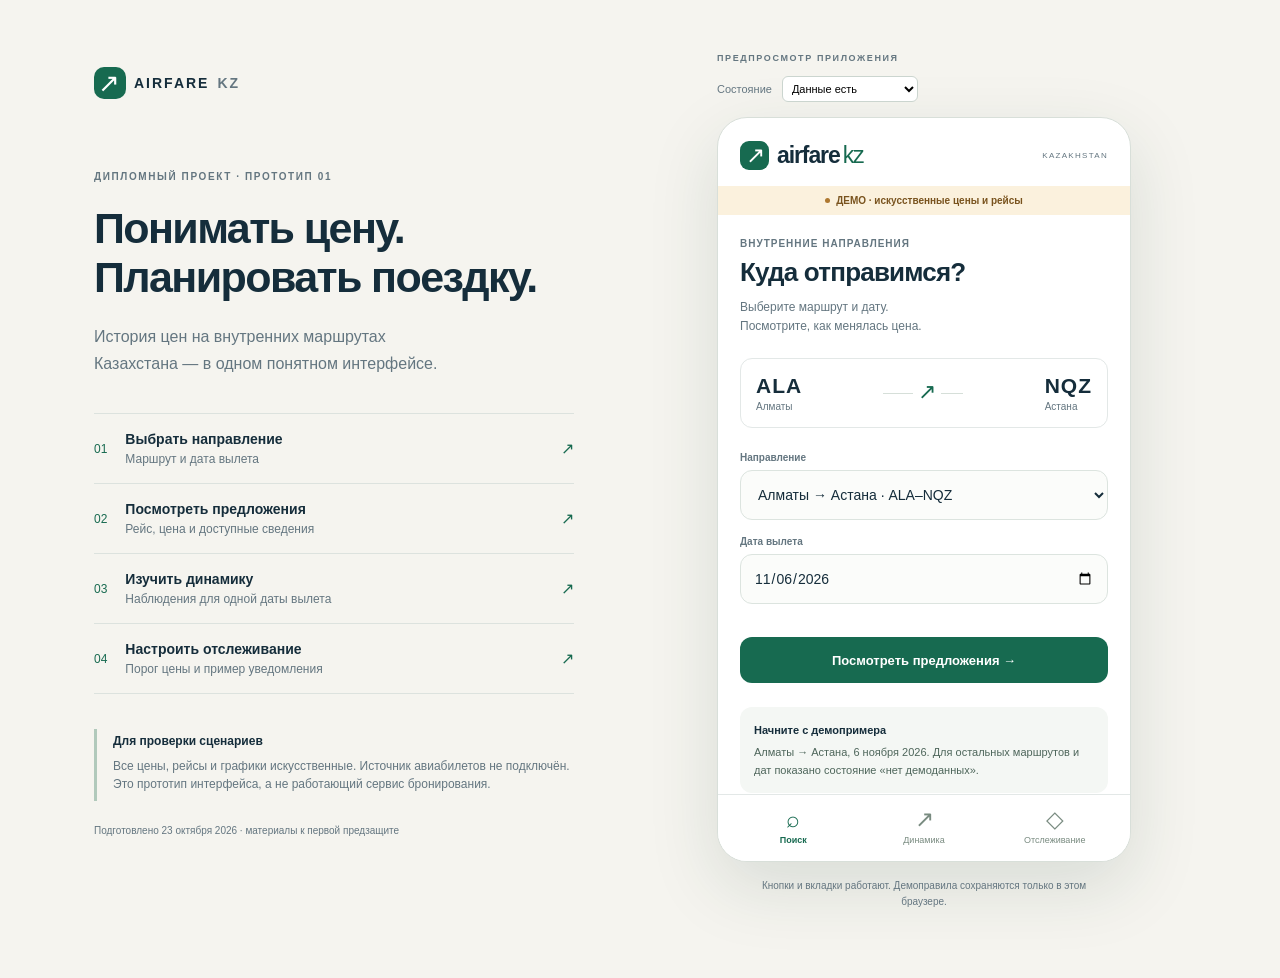
<file: docs/prototype/index.html>
<!doctype html>
<html lang="ru">
<head>
  <meta charset="utf-8">
  <meta name="viewport" content="width=device-width, initial-scale=1">
  <meta name="color-scheme" content="light">
  <meta http-equiv="Content-Security-Policy" content="default-src 'self'; script-src 'self'; style-src 'self'; img-src 'self' data:; connect-src 'none'; object-src 'none'; base-uri 'none'; form-action 'none'">
  <title>Airfare KZ — кликабельный прототип</title>
  <link rel="stylesheet" href="styles.css">
  <script src="app.js" defer></script>
</head>
<body>
  <main class="workspace">
    <aside class="presentation" aria-label="Описание прототипа">
      <a class="wordmark" href="#search"><span class="brand-icon">↗</span> AIRFARE <span class="muted">KZ</span></a>
      <div class="eyebrow">ДИПЛОМНЫЙ ПРОЕКТ · ПРОТОТИП 01</div>
      <h1>Понимать цену.<br>Планировать поездку.</h1>
      <p class="intro">История цен на внутренних маршрутах Казахстана — в одном понятном интерфейсе.</p>
      <div class="scenario-list" aria-label="Сценарии для просмотра">
        <button type="button" data-action="restart"><span>01</span><div>Выбрать направление<small>Маршрут и дата вылета</small></div><b>↗</b></button>
        <button type="button" data-action="demo-offers"><span>02</span><div>Посмотреть предложения<small>Рейс, цена и доступные сведения</small></div><b>↗</b></button>
        <button type="button" data-action="demo-history"><span>03</span><div>Изучить динамику<small>Наблюдения для одной даты вылета</small></div><b>↗</b></button>
        <button type="button" data-action="demo-track"><span>04</span><div>Настроить отслеживание<small>Порог цены и пример уведомления</small></div><b>↗</b></button>
      </div>
      <div class="review-note"><strong>Для проверки сценариев</strong><p>Все цены, рейсы и графики искусственные. Источник авиабилетов не подключён. Это прототип интерфейса, а не работающий сервис бронирования.</p></div>
      <p class="caption">Подготовлено 23 октября 2026 · материалы к первой предзащите</p>
    </aside>
    <section class="preview" aria-label="Мобильный прототип">
      <div class="preview-toolbar"><span class="eyebrow">ПРЕДПРОСМОТР ПРИЛОЖЕНИЯ</span><label for="demo-state">Состояние</label><select id="demo-state" aria-label="Состояние"><option value="ready">Данные есть</option><option value="empty">Нет данных</option><option value="error">Ошибка</option><option value="loading">Загрузка</option><option value="stale">Устаревшие данные</option></select></div>
      <div class="phone">
        <header class="phone-header"><a href="#search" class="app-brand" aria-label="Airfare KZ, поиск"><span class="brand-icon">↗</span><span>airfare<span class="brand-kz">kz</span></span></a><span class="region-badge">KAZAKHSTAN</span></header>
        <div class="demo-banner"><span class="demo-dot"></span> ДЕМО · искусственные цены и рейсы</div>
        <div id="screen" class="screen" tabindex="-1"></div>
        <nav class="bottom-nav" aria-label="Разделы приложения">
          <a href="#search" data-nav="search"><span aria-hidden="true">⌕</span>Поиск</a>
          <a href="#history" data-nav="history"><span aria-hidden="true">↗</span>Динамика</a>
          <a href="#tracking" data-nav="tracking"><span aria-hidden="true">◇</span>Отслеживание</a>
        </nav>
      </div>
      <p class="preview-hint">Кнопки и вкладки работают. Демоправила сохраняются только в этом браузере.</p>
    </section>
  </main>
  <div id="toast" role="status" class="toast" hidden></div>
</body>
</html>
</file>
<file: docs/prototype/styles.css>
:root {
  --ink:#152d3b;
  --muted:#647680;
  --green:#176a50;
  --green-light:#eaf5ef;
  --paper:#f5f4ef;
  --line:#e3e8e7;
  --orange:#90622e;
  --orange-light:#fbf1dd;
  --red:#ac4040;
  --white:#fff;
  font-family:Inter,"Segoe UI",Arial,sans-serif;
  color:var(--ink);
  background:var(--paper);
  font-synthesis:none
}
* {
  box-sizing:border-box
}
body {
  margin:0
}
button,input,select {
  font:inherit
}
button,a,input,select {
  -webkit-tap-highlight-color:transparent
}
button,a {
  touch-action:manipulation
}
button {
  cursor:pointer
}
a {
  color:inherit;
  text-decoration:none
}
button:focus-visible,a:focus-visible,input:focus-visible,select:focus-visible {
  outline:3px solid #328667;
  outline-offset:3px
}
button:disabled {
  cursor:wait;
  opacity:.65
}
button:active {
  transform:translateY(1px)
}
[hidden] {
  display:none!important
}
.muted {
  color:var(--muted)
}
.workspace {
  display:grid;
  grid-template-columns:minmax(300px,480px) minmax(420px,520px);
  gap:90px;
  max-width:1160px;
  margin:auto;
  padding:52px 34px;
  align-items:start
}
.presentation {
  padding-top:15px
}
.wordmark {
  display:flex;
  align-items:center;
  gap:8px;
  font-size:14px;
  font-weight:800;
  letter-spacing:2px;
  margin-bottom:70px
}
.brand-icon {
  display:grid;
  place-items:center;
  width:32px;
  height:32px;
  background:var(--green);
  color:white;
  border-radius:10px;
  font-size:26px;
  line-height:1;
  font-weight:400
}
.eyebrow {
  font-size:10px;
  line-height:1.5;
  letter-spacing:1.6px;
  color:var(--muted);
  font-weight:700
}
h1 {
  font-size:43px;
  line-height:1.15;
  letter-spacing:-1.6px;
  font-weight:650;
  margin:20px 0
}
.intro {
  font-size:16px;
  color:var(--muted);
  line-height:1.7;
  max-width:375px
}
.scenario-list {
  margin-top:36px
}
.scenario-list button {
  width:100%;
  display:flex;
  align-items:center;
  gap:18px;
  text-align:left;
  border:0;
  border-top:1px solid #dce2de;
  padding:17px 0;
  background:none;
  color:var(--ink)
}
.scenario-list button:last-child {
  border-bottom:1px solid #dce2de
}
.scenario-list button>span {
  font-size:12px;
  color:var(--green)
}
.scenario-list button>div {
  flex:1;
  font-size:14px;
  font-weight:600
}
.scenario-list small {
  display:block;
  margin-top:5px;
  font-size:12px;
  font-weight:400;
  color:var(--muted)
}
.scenario-list b {
  font-weight:400;
  color:var(--green)
}
.review-note {
  border-left:3px solid #b1c9bb;
  padding:2px 0 2px 16px;
  margin-top:35px;
  font-size:12px;
  line-height:1.7
}
.review-note p {
  color:var(--muted);
  margin:5px 0
}
.caption {
  font-size:10px;
  color:var(--muted);
  line-height:1.6;
  margin-top:22px
}
.preview {
  width:100%;
  max-width:520px
}
.preview-toolbar {
  display:flex;
  flex-wrap:wrap;
  gap:10px;
  align-items:center;
  max-width:414px;
  margin:0 auto 15px
}
.preview-toolbar .eyebrow {
  flex:1;
  flex-basis:100%;
  font-size:9px
}
.preview-toolbar label {
  font-size:11px;
  color:var(--muted)
}
.preview-toolbar select {
  font-size:11px;
  border:1px solid #cbd5cf;
  border-radius:6px;
  background:#fff;
  padding:5px;
  max-width:220px
}
.preview-hint {
  font-size:10px;
  color:var(--muted);
  text-align:center;
  margin:16px auto;
  max-width:365px;
  line-height:1.6
}
.phone {
  background:var(--white);
  border:1px solid #d8dfd9;
  border-radius:30px;
  box-shadow:0 24px 70px #183f3021;
  width:100%;
  max-width:414px;
  height:820px;
  max-height:calc(100vh - 155px);
  min-height:570px;
  display:flex;
  flex-direction:column;
  overflow:hidden;
  margin:auto
}
.phone-header {
  display:flex;
  justify-content:space-between;
  align-items:center;
  padding:23px 22px 16px
}
.app-brand {
  display:flex;
  align-items:center;
  gap:8px;
  font-size:23px;
  letter-spacing:-1.1px;
  font-weight:750
}
.app-brand .brand-icon {
  width:29px;
  height:29px;
  font-size:23px;
  border-radius:9px
}
.brand-kz {
  font-weight:400;
  color:var(--green);
  margin-left:3px
}
.region-badge {
  font-size:8px;
  letter-spacing:1.3px;
  color:var(--muted)
}
.demo-banner {
  background:var(--orange-light);
  color:#79531e;
  font-size:10px;
  font-weight:600;
  display:flex;
  align-items:center;
  justify-content:center;
  gap:6px;
  padding:9px 10px;
  flex-shrink:0
}
.demo-dot {
  height:5px;
  width:5px;
  border-radius:50%;
  background:#ae7830
}
.screen {
  flex:1;
  overflow:auto;
  padding:23px 22px 26px;
  scrollbar-width:thin;
  scrollbar-color:#cedbd3 transparent;
  outline:none
}
.screen:focus {
  outline:none
}
h2 {
  font-size:26px;
  font-weight:650;
  line-height:1.2;
  letter-spacing:-.8px;
  margin:8px 0 10px
}
h3 {
  font-size:15px;
  line-height:1.4;
  margin:0 0 10px
}
p {
  line-height:1.55
}
.subtext {
  font-size:12px;
  color:var(--muted);
  line-height:1.6;
  margin:0 0 22px
}
.section-label {
  font-size:10px;
  color:var(--muted);
  letter-spacing:1px;
  font-weight:650
}
.route-form {
  margin:24px 0
}
.field {
  display:block;
  font-size:10px;
  font-weight:600;
  color:var(--muted);
  margin:16px 0 7px
}
.form-control {
  width:100%;
  border:1px solid #dce4df;
  border-radius:12px;
  background:#fbfcfa;
  padding:15px 13px;
  color:var(--ink);
  font-size:14px;
  min-height:50px
}
.route-direction {
  display:flex;
  justify-content:space-between;
  align-items:center;
  border:1px solid var(--line);
  border-radius:12px;
  padding:15px;
  margin-bottom:18px
}
.route-direction strong {
  font-size:21px;
  letter-spacing:1px
}
.route-direction small {
  display:block;
  font-size:10px;
  color:var(--muted);
  margin-top:3px
}
.direction-line {
  width:80px;
  height:1px;
  background:#d6dfd9;
  position:relative
}
.direction-line:after {
  content:'↗';
  position:absolute;
  left:30px;
  top:-14px;
  color:var(--green);
  background:white;
  font-size:22px;
  padding:0 5px
}
.primary,.secondary {
  width:100%;
  border-radius:12px;
  padding:14px 12px;
  font-size:13px;
  font-weight:600;
  border:0;
  min-height:46px
}
.primary {
  background:var(--green);
  color:white
}
.secondary {
  color:var(--green);
  background:var(--green-light);
  margin-top:10px
}
.link-button {
  border:0;
  background:transparent;
  color:var(--green);
  font-size:12px;
  padding:8px 0;
  text-align:left;
  font-weight:600
}
.back {
  display:inline-block;
  font-size:11px;
  color:var(--muted);
  margin-bottom:16px;
  padding:0;
  border:0;
  background:none
}
.mini-note {
  font-size:10px;
  color:var(--muted);
  line-height:1.65;
  margin:12px 0
}
.info-box {
  background:#f4f7f4;
  border-radius:12px;
  padding:14px;
  font-size:11px;
  line-height:1.65;
  color:#4e665b;
  margin:20px 0
}
.info-box strong {
  display:block;
  color:var(--ink);
  margin-bottom:4px
}
.count-row {
  display:flex;
  align-items:center;
  justify-content:space-between;
  margin:22px 0 12px;
  font-size:10px;
  color:var(--muted)
}
.pill {
  display:inline-flex;
  align-items:center;
  gap:5px;
  font-size:9px;
  line-height:1.5;
  padding:5px 8px;
  background:var(--green-light);
  color:var(--green);
  border-radius:6px;
  font-weight:600
}
.pill.stale {
  color:#8a5f25;
  background:var(--orange-light)
}
.offer-card {
  border:1px solid var(--line);
  border-radius:15px;
  padding:15px;
  margin-bottom:11px;
  background:white
}
.offer-card.best {
  border-color:#b5d1be;
  background:#fafffb
}
.offer-top {
  display:flex;
  align-items:center;
  gap:9px;
  font-size:11px;
  font-weight:650
}
.carrier-mark {
  width:26px;
  height:26px;
  display:grid;
  place-items:center;
  background:#eef2f5;
  border-radius:8px;
  font-size:9px;
  color:#41596a
}
.offer-top .pill {
  margin-left:auto
}
.flight-row {
  display:flex;
  align-items:center;
  justify-content:space-between;
  margin:18px 0;
  font-size:17px;
  font-weight:600
}
.flight-row small {
  font-size:9px;
  font-weight:400;
  color:var(--muted);
  display:block;
  margin-top:4px
}
.flight-duration {
  font-size:9px;
  font-weight:400;
  color:var(--muted);
  text-align:center;
  display:flex;
  flex-direction:column;
  gap:5px
}
.flight-duration:after {
  content:'';
  height:1px;
  width:65px;
  background:#c8d8ce
}
.offer-bottom {
  display:flex;
  align-items:center;
  justify-content:space-between;
  border-top:1px solid #e9eeea;
  padding-top:12px
}
.money {
  font-size:22px;
  letter-spacing:-.6px;
  font-weight:650
}
.money small {
  font-size:10px;
  font-weight:400;
  letter-spacing:0;
  color:var(--muted)
}
.small-button {
  padding:9px 12px;
  border-radius:9px;
  border:0;
  background:var(--green-light);
  color:var(--green);
  font-weight:600;
  font-size:10px
}
.details-hero {
  background:var(--green);
  color:white;
  border-radius:17px;
  padding:20px;
  margin:18px 0
}
.details-hero .section-label {
  color:#c1d8cc
}
.details-hero .money {
  font-size:37px;
  margin:7px 0
}
.details-hero .money small {
  color:#d5e5dc;
  font-size:12px
}
.details-hero .mini-note {
  color:#d5e5dc;
  margin-bottom:0
}
.details-grid {
  margin:18px 0 22px
}
.detail-row {
  display:flex;
  justify-content:space-between;
  gap:15px;
  border-bottom:1px solid var(--line);
  padding:12px 0;
  font-size:11px;
  line-height:1.5
}
.detail-row>span:first-child {
  color:var(--muted);
  max-width:48%
}
.detail-row>strong {
  font-weight:600;
  text-align:right;
  max-width:58%
}
.history-metric {
  margin:20px 0 5px
}
.history-metric .money {
  font-size:32px
}
.chart {
  width:100%;
  height:auto;
  display:block;
  margin:17px 0 0
}
.chart text {
  font-family:Inter,"Segoe UI",Arial,sans-serif;
  fill:#75847c;
  font-size:9px
}
.history-list {
  list-style:none;
  margin:12px 0 22px;
  padding:0
}
.history-list li {
  display:flex;
  justify-content:space-between;
  gap:8px;
  padding:10px 0;
  border-bottom:1px solid var(--line);
  font-size:11px
}
.history-list li span {
  color:var(--muted)
}
.assessment {
  background:var(--green-light);
  border-radius:12px;
  padding:15px;
  margin:14px 0
}
.assessment strong {
  font-size:13px;
  color:var(--green)
}
.assessment p {
  font-size:11px;
  color:#476759;
  margin:7px 0 0
}
.history-source {
  border-top:1px solid var(--line);
  padding-top:12px
}
.form-error {
  font-size:11px;
  color:var(--red);
  min-height:17px;
  margin:8px 0
}
.track-summary {
  border:1px solid var(--line);
  border-radius:12px;
  padding:15px;
  font-size:12px;
  margin:20px 0
}
.track-summary strong {
  display:block;
  margin-bottom:5px
}
.track-summary span {
  font-size:10px;
  color:var(--muted)
}
.state-panel {
  text-align:center;
  padding:35px 2px 20px
}
.state-glyph {
  width:66px;
  height:66px;
  border:1px solid #d7e5db;
  background:#f3f8f4;
  border-radius:50%;
  display:grid;
  place-items:center;
  margin:0 auto 20px;
  font-size:30px;
  color:var(--green)
}
.state-panel h2 {
  font-size:22px
}
.state-panel p {
  color:var(--muted);
  font-size:12px;
  margin:14px 0 22px
}
.loading-bar {
  height:7px;
  width:100%;
  background:linear-gradient(90deg,#e7eee9,#bdd5c5,#e7eee9);
  border-radius:9px;
  margin:17px 0
}
.rule-card {
  border:1px solid var(--line);
  border-radius:14px;
  padding:15px;
  margin:18px 0
}
.rule-card h3 {
  font-size:14px
}
.rule-card p {
  font-size:11px;
  color:var(--muted);
  margin:7px 0 15px
}
.rule-card .money {
  font-size:21px
}
.rule-actions {
  display:flex;
  justify-content:space-between;
  gap:8px;
  margin-top:16px
}
.rule-actions button {
  border:0;
  background:#f1f4f2;
  padding:10px;
  border-radius:8px;
  font-size:10px;
  color:var(--ink)
}
.notification {
  background:var(--green-light);
  border:1px solid #b2d0bd;
  border-radius:13px;
  padding:15px;
  margin:14px 0;
  font-size:11px;
  line-height:1.65
}
.notification strong {
  display:block;
  font-size:12px;
  color:var(--green);
  margin-bottom:5px
}
.bottom-nav {
  display:flex;
  border-top:1px solid var(--line);
  padding:10px 10px 14px;
  flex-shrink:0;
  background:white
}
.bottom-nav a {
  flex:1;
  text-align:center;
  font-size:9px;
  color:#798b80;
  display:flex;
  flex-direction:column;
  align-items:center;
  gap:3px;
  padding:2px
}
.bottom-nav a span {
  font-size:23px;
  line-height:25px
}
.bottom-nav a.active {
  color:var(--green);
  font-weight:650
}
.toast {
  position:fixed;
  left:50%;
  bottom:25px;
  transform:translateX(-50%);
  background:#173d2e;
  color:white;
  border-radius:11px;
  padding:13px 20px;
  font-size:12px;
  box-shadow:0 6px 22px #0002;
  max-width:calc(100% - 30px);
  z-index:10;
  text-align:center
}
@media(min-height:1000px) {
  .phone {
    height:850px
  }
  .workspace {
    padding-top:65px
  }
}
@media(max-width:1020px) {
  .workspace {
    gap:35px;
    padding:30px 24px
  }
  h1 {
    font-size:34px
  }
  .wordmark {
    margin-bottom:55px
  }
  .presentation {
    max-width:360px
  }
  .phone {
    max-height:calc(100vh - 130px)
  }
}
@media(max-width:800px) {
  .workspace {
    display:block;
    max-width:520px;
    padding:18px
  }
  .presentation {
    display:none
  }
  .preview {
    max-width:none
  }
  .phone {
    max-height:none;
    height:830px;
    min-height:570px
  }
  .preview-toolbar {
    max-width:414px
  }
  .preview-hint {
    font-size:10px
  }
}
@media(max-width:460px) {
  body {
    background:white
  }
  .workspace {
    padding:0
  }
  .preview-toolbar {
    padding:12px 18px;
    margin-bottom:0;
    background:var(--paper);
    gap:8px
  }
  .preview-toolbar .eyebrow {
    flex-basis:auto;
    letter-spacing:.5px
  }
  .preview-toolbar label {
    display:none
  }
  .preview-toolbar select {
    margin-left:auto;
    max-width:165px
  }
  .phone {
    border:0;
    border-radius:0;
    box-shadow:none;
    max-width:none;
    height:calc(100dvh - 65px);
    min-height:510px
  }
  .phone-header {
    padding:16px 20px
  }
  .screen {
    padding:20px
  }
  .preview-hint {
    display:none
  }
  h2 {
    font-size:25px
  }
}
</file>
